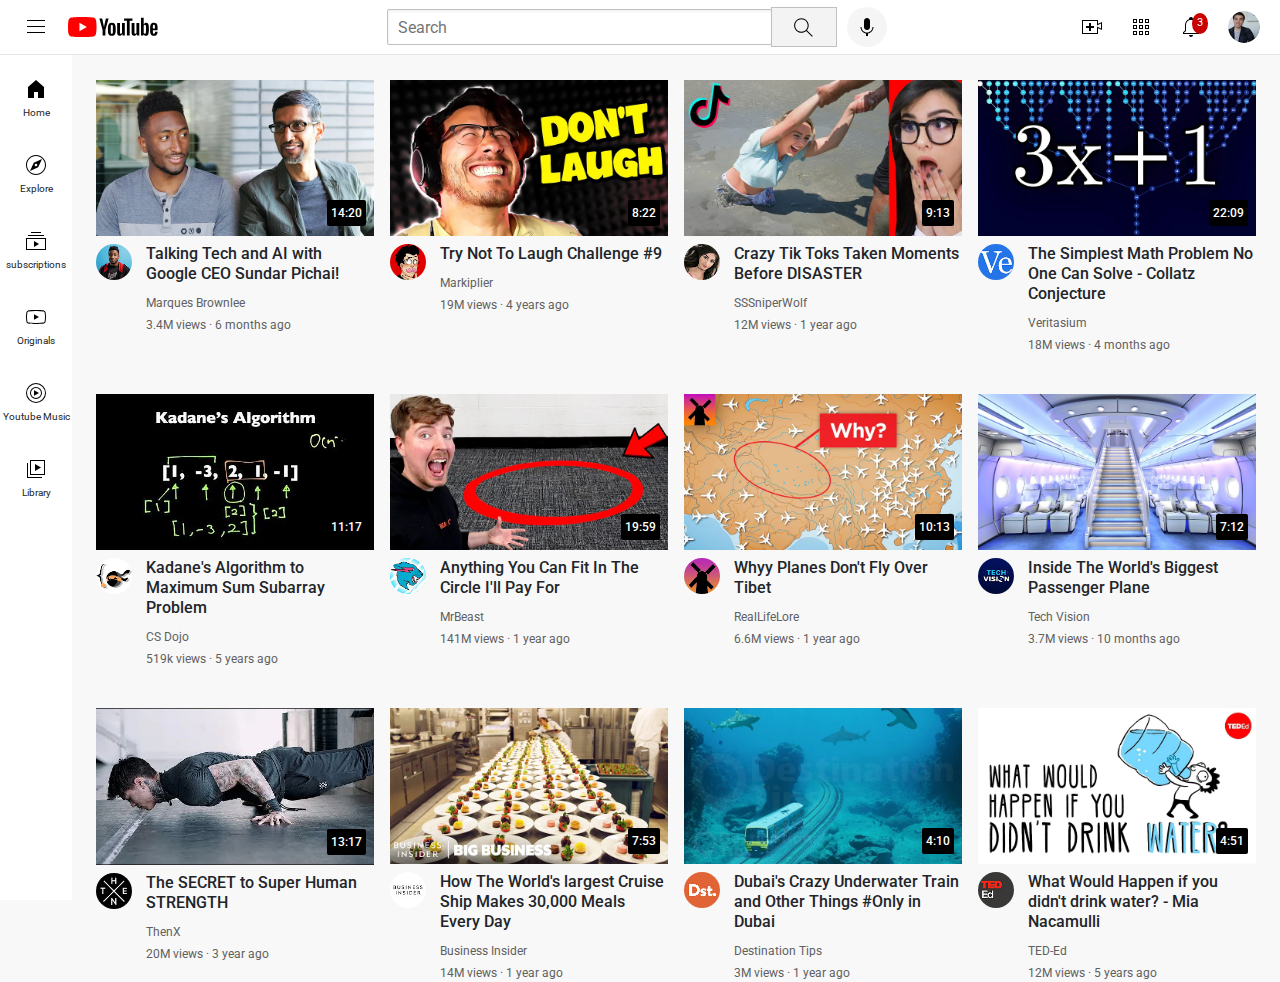
<file: index.html>
<!DOCTYPE html>
<html lang="en">

<head>
  <meta charset="UTF-8">
  <meta name="viewport" content="width=device-width, initial-scale=1.0">

  <title>Youtube.com Clone</title>
  <!-- Bootstrap-->
  <link rel="stylesheet" href="css/bootstrap.min.css">

  <!-- CSS -->
  <link rel="stylesheet" href="styles/header.css">
  <link rel="stylesheet" href="/styles/videos.css">
  <link rel="stylesheet" href="/styles/general.css">
  <link rel="stylesheet" href="/styles/sidebar.css">

  <!-- Fonts -->
  <link rel="preconnect" href="https://fonts.googleapis.com">
  <link rel="preconnect" href="https://fonts.gstatic.com" crossorigin>
  <link href="https://fonts.googleapis.com/css2?family=Roboto:ital,wght@0,400;0,500;0,700;1,400&display=swap"
    rel="stylesheet">
</head>

<body>
  <!-- Header -->
  <header class="header">
    <!-- left section -->
    <div class="left-section">
      <img src="icons/hamburger-menu.svg" alt="" class="hamburger-menu">
      <img src="icons/youtube-logo.svg" alt="" class="youtube-logo">
    </div>

    <!-- Middle section -->
    <div class="middle-section">
      <input class="search-bar" type="text" placeholder="Search">
      <button class="search-button">
        <img src="icons/search.svg" class="search-icon">
        <div class="tooltip">Search</div>
      </button>
      <button class="voice-search-button">
        <img src="icons/voice-search-icon.svg" class="voice-search-icon">
        <div class="tooltip">Search with your voice</div>
      </button>
    </div>

    <!-- right section -->
    <div class="right-section">
      <div class="upload-icon-container
      ">
        <img src="icons/upload.svg" class="upload-icon">
        <div class="tooltip">Create</div>
      </div>

      <div class="youtube-apps-icon-container">
        <img src="icons/youtube-apps.svg" class="youtube-apps-icon">
        <div class="tooltip">YouTube apps</div>
      </div>

      <div class="notifications-icon-container">
        <img src="icons/notifications.svg" class="notifications-icon">
        <div class="notifications-count">3</div>
        <div class="tooltip">Notifications</div>
      </div>

      <img src="icons/my-channel.jpeg" class="current-user-picture">
    </div>
  </header>

  <!-- Sidebar -->
  <nav class="sidebar">
    <div class="sidebar-link">
      <img src="icons/home.svg" alt="">
      <div>Home</div>
    </div>
    <div class="sidebar-link">
      <img src="icons/explore.svg" alt="">
      <div>Explore</div>
    </div>
    <div class="sidebar-link">
      <img src="icons/subscriptions.svg" alt="">
      <div>subscriptions</div>
    </div>
    <div class="sidebar-link">
      <img src="icons/originals.svg" alt="">
      <div>Originals</div>
    </div>
    <div class="sidebar-link">
      <img src="icons/youtube-music.svg" alt="">
      <div>Youtube Music</div>
    </div>
    <div class="sidebar-link">
      <img src="icons/library.svg" alt="">
      <div>Library</div>
    </div>
  </nav>

  <main>
    <!-- video grid -->
    <section class="video-grid">
      <!-- colum 1 -->
      <div class="video-preview">
        <div class="thumbnail-row">
          <img class="thumbnail" src="/thumbnails/thumbnail-1.webp" alt="">
          <div class="video-time">14:20</div>
        </div>
        <div class="video-info-grid">
          <div class="channel-picture">
            <div class="channel-dp">
              <img class="profile-picture" src="channel-picture/channel-1.jpeg" alt="" class="">
              <div class="img-tooltip">
                <img class="profile-picture" src="channel-picture/channel-1.jpeg">
                <div class="tooltip-info">
                  <div class="info-name">Marques Brownlee</div>
                  <div class="tooltip-body">15M subscribers</div>
                </div>
              </div>
            </div>
          </div>
          <div class="video-info">
            <p class="video-title">
              Talking Tech and AI with Google CEO Sundar Pichai!
            </p>
            <p class="video-author">
              Marques Brownlee
            </p>
            <p class="video-stats">
              3.4M views &#183; 6 months ago
            </p>
          </div>
        </div>
      </div>
      <!-- Colum 2 -->
      <div class="video-preview">
        <div class="thumbnail-row">
          <img class="thumbnail" src="/thumbnails/thumbnail-2.webp" alt="">
          <div class="video-time">8:22</div>
        </div>
        <div class="video-info-grid">
          <div class="channel-picture">
            <div class="channel-dp">
              <img class="profile-picture" src="channel-picture/channel-2.jpeg" alt="" class="">
              <div class="img-tooltip">
                <img class="profile-picture" src="channel-picture/channel-2.jpeg">
                <div class="tooltip-info">
                  <div class="info-name">Markiplier</div>
                  <div class="tooltip-body">30M subscribers</div>
                </div>
              </div>
            </div>
    
          </div>
          <div class="video-info">
            <p class="video-title">
              Try Not To Laugh Challenge #9
            </p>
            <p class="video-author">
              Markiplier
            </p>
            <p class="video-stats">
              19M views &#183; 4 years ago
            </p>
          </div>
        </div>
      </div>
      <!-- Colum 3 -->
      <div class="video-preview">
        <div class="thumbnail-row">
          <img class="thumbnail" src="/thumbnails/thumbnail-3.webp" alt="">
          <div class="video-time">9:13</div>
        </div>
        <div class="video-info-grid">
          <div class="channel-picture">
            <img class="profile-picture" src="channel-picture/channel-3.jpeg" alt="" class="">
          </div>
          <div class="video-info">
            <p class="video-title">
              Crazy Tik Toks Taken Moments Before DISASTER
            </p>
            <p class="video-author">
              SSSniperWolf
            </p>
            <p class="video-stats">
              12M views &#183; 1 year ago
            </p>
          </div>
        </div>
      </div>
      <!-- colum 4 -->
      <div class="video-preview">
        <div class="thumbnail-row">
          <img class="thumbnail" src="/thumbnails/thumbnail-4.webp" alt="">
          <div class="video-time">22:09</div>
        </div>
        <div class="video-info-grid">
          <div class="channel-picture">
            <img class="profile-picture" src="channel-picture/channel-4.jpeg" alt="" class="">
          </div>
          <div class="video-info">
            <p class="video-title">
              The Simplest Math Problem No One Can Solve - Collatz Conjecture
            </p>
            <p class="video-author">
              Veritasium
            </p>
            <p class="video-stats">
              18M views &#183; 4 months ago
            </p>
          </div>
        </div>
      </div>
      <!-- Colum 5 -->
      <div class="video-preview">
        <div class="thumbnail-row">
          <img class="thumbnail" src="/thumbnails/thumbnail-5.webp" alt="">
          <div class="video-time">11:17</div>
        </div>
        <div class="video-info-grid">
          <div class="channel-picture">
            <img class="profile-picture" src="channel-picture/channel-5.jpeg" alt="" class="">
          </div>
          <div class="video-info">
            <p class="video-title">
              Kadane's Algorithm to Maximum Sum Subarray Problem
            </p>
            <p class="video-author">
              CS Dojo
            </p>
            <p class="video-stats">
              519k views &#183; 5 years ago
            </p>
          </div>
        </div>
      </div>
      <!-- Colum 6 -->
      <div class="video-preview">
        <div class="thumbnail-row">
          <img class="thumbnail" src="/thumbnails/thumbnail-6.webp" alt="">
          <div class="video-time">19:59</div>
        </div>
        <div class="video-info-grid">
          <div class="channel-picture">
            <img class="profile-picture" src="channel-picture/channel-6.jpeg" alt="" class="">
          </div>
          <div class="video-info">
            <p class="video-title">
              Anything You Can Fit In The Circle I'll Pay For
            </p>
            <p class="video-author">
              MrBeast
            </p>
            <p class="video-stats">
              141M views &#183; 1 year ago
            </p>
          </div>
        </div>
      </div>
      <!-- column 7 -->
      <div class="video-preview">
        <div class="thumbnail-row">
          <img class="thumbnail" src="/thumbnails/thumbnail-7.webp" alt="">
          <div class="video-time">10:13</div>
        </div>
        <div class="video-info-grid">
          <div class="channel-picture">
            <img class="profile-picture" src="channel-picture/channel-7.jpeg" alt="" class="">
          </div>
          <div class="video-info">
            <p class="video-title">
              Whyy Planes Don't Fly Over Tibet
            </p>
            <p class="video-author">
              RealLifeLore
            </p>
            <p class="video-stats">
              6.6M views &#183; 1 year ago
            </p>
          </div>
        </div>
      </div>
      <!-- column 8 -->
      <div class="video-preview">
        <div class="thumbnail-row">
          <img class="thumbnail" src="/thumbnails/thumbnail-8.webp" alt="">
          <div class="video-time">7:12</div>
        </div>
        <div class="video-info-grid">
          <div class="channel-picture">
            <img class="profile-picture" src="channel-picture/channel-8.jpeg" alt="" class="">
          </div>
          <div class="video-info">
            <p class="video-title">
              Inside The World's Biggest Passenger Plane
            </p>
            <p class="video-author">
              Tech Vision
            </p>
            <p class="video-stats">
              3.7M views &#183; 10 months ago
            </p>
          </div>
        </div>
      </div>
      <!-- column 9 -->
      <div class="video-preview">
        <div class="thumbnail-row">
          <img class="thumbnail" src="/thumbnails/thumbnail-9.webp" alt="">
          <div class="video-time">13:17</div>
        </div>
        <div class="video-info-grid">
          <div class="channel-picture">
            <img class="profile-picture" src="channel-picture/channel-9.jpeg" alt="" class="">
          </div>
          <div class="video-info">
            <p class="video-title">
              The SECRET to Super Human STRENGTH
            </p>
            <p class="video-author">
              ThenX
            </p>
            <p class="video-stats">
              20M views &#183; 3 year ago
            </p>
          </div>
        </div>
      </div>
      <!-- column 10 -->
      <div class="video-preview">
        <div class="thumbnail-row">
          <img class="thumbnail" src="/thumbnails/thumbnail-10.webp" alt="">
          <div class="video-time">7:53</div>
        </div>
        <div class="video-info-grid">
          <div class="channel-picture">
            <img class="profile-picture" src="channel-picture/channel-10.jpeg" alt="" class="">
          </div>
          <div class="video-info">
            <p class="video-title">
              How The World's largest Cruise Ship Makes 30,000 Meals Every Day
            </p>
            <p class="video-author">
              Business Insider
            </p>
            <p class="video-stats">
              14M views &#183; 1 year ago
            </p>
          </div>
        </div>
      </div>
      <!-- colum 11 -->
      <div class="video-preview">
        <div class="thumbnail-row">
          <img class="thumbnail" src="/thumbnails/thumbnail-11.webp" alt="">
          <div class="video-time">4:10</div>
        </div>
        <div class="video-info-grid">
          <div class="channel-picture">
            <img class="profile-picture" src="channel-picture/channel-11.jpeg" alt="" class="">
          </div>
          <div class="video-info">
            <p class="video-title">
              Dubai's Crazy Underwater Train and Other Things #Only in Dubai
            </p>
            <p class="video-author">
              Destination Tips
            </p>
            <p class="video-stats">
              3M views &#183; 1 year ago
            </p>
          </div>
        </div>
      </div>
      <!-- colum 12 -->
      <div class="video-preview">
        <div class="thumbnail-row">
          <img class="thumbnail" src="/thumbnails/thumbnail-12.webp" alt="">
          <div class="video-time">4:51</div>
        </div>
        <div class="video-info-grid">
          <div class="channel-picture">
            <img class="profile-picture" src="channel-picture/channel-12.jpeg" alt="" class="">
          </div>
          <div class="video-info">
            <p class="video-title">
              What Would Happen if you didn't drink water? - Mia Nacamulli
            </p>
            <p class="video-author">
              TED-Ed
            </p>
            <p class="video-stats">
              12M views &#183; 5 years ago
            </p>
          </div>
        </div>
      </div>
    </section>
  </main>

  <!-- Bootstrap JS -->
  <script src="/js/bootstrap.bundle.min.js" crossorigin="anonymous"></script>
</body>

</html>
</file>
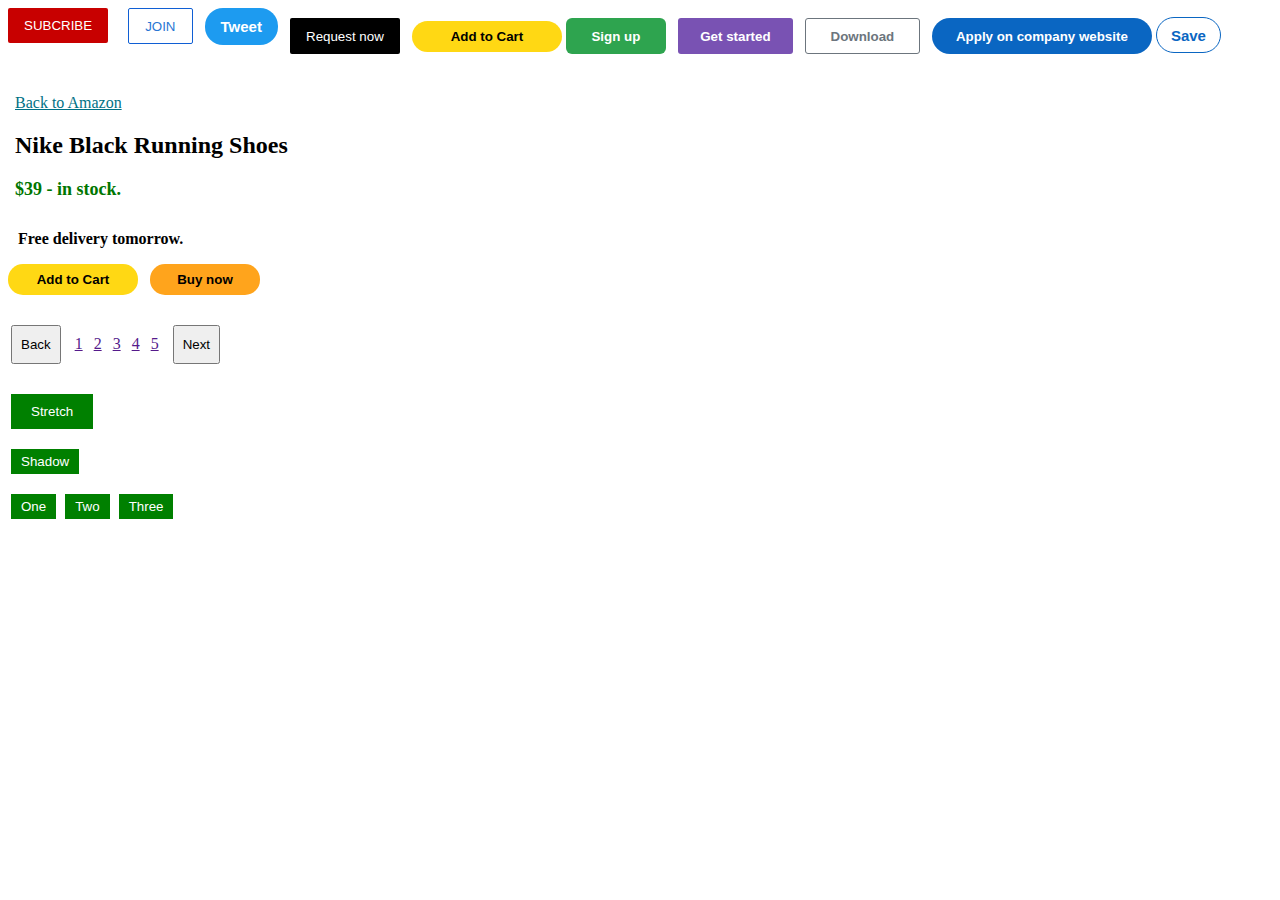
<file: intro-to-html/buttons.html>
<!DOCTYPE html>
<html lang="en">

<head>
  <meta charset="UTF-8">
  <meta name="viewport" content="width=device-width, initial-scale=1.0">
  <title>html-css-course</title>
  <link rel="stylesheet" href="style.css">
</head>

<body>
  <button class="subscribe">SUBCRIBE</button>

  <button class="join">JOIN</button>

  <button class="tweet">Tweet</button>

  <button class="rn">Request now</button>

  <button class="atc">Add to Cart</button>

  <button class="su">Sign up</button>

  <button class="gs">Get started</button>

  <button class="down">Download</button>

  <button class="app">Apply on company website</button>

  <button class="save">Save</button>

  <div class="exe">
    <a href="#" class="link">Back to Amazon</a>

    <h2>Nike Black Running Shoes</h2>

    <p class="stock"> $39 - in stock.</p>

    <p class="ii">Free delivery tomorrow.</p>
  </div>

  <button class="cart">Add to Cart</button>

  <button class="bn">Buy now</button>

  <div class="i">
    <button class="back">Back</button>
    <a href="" class="one">1</a>
    <a href="" class="one">2</a>
    <a href="" class="one">3</a>
    <a href="" class="one">4</a>
    <a href="" class="five">5</a>
    <button class="next">Next</button>
  </div>

  <div class="ii">
    <button class="stretch">Stretch</button>
  </div>
  
  <div class="ix">
    <button class="shadow">Shadow</button>
  </div>

  <div class="ia">
    <button class="ott">One</button>
    <button class="ott">Two</button>
    <button class="ott">Three</button>
  </div>

</body>

</html>
</file>
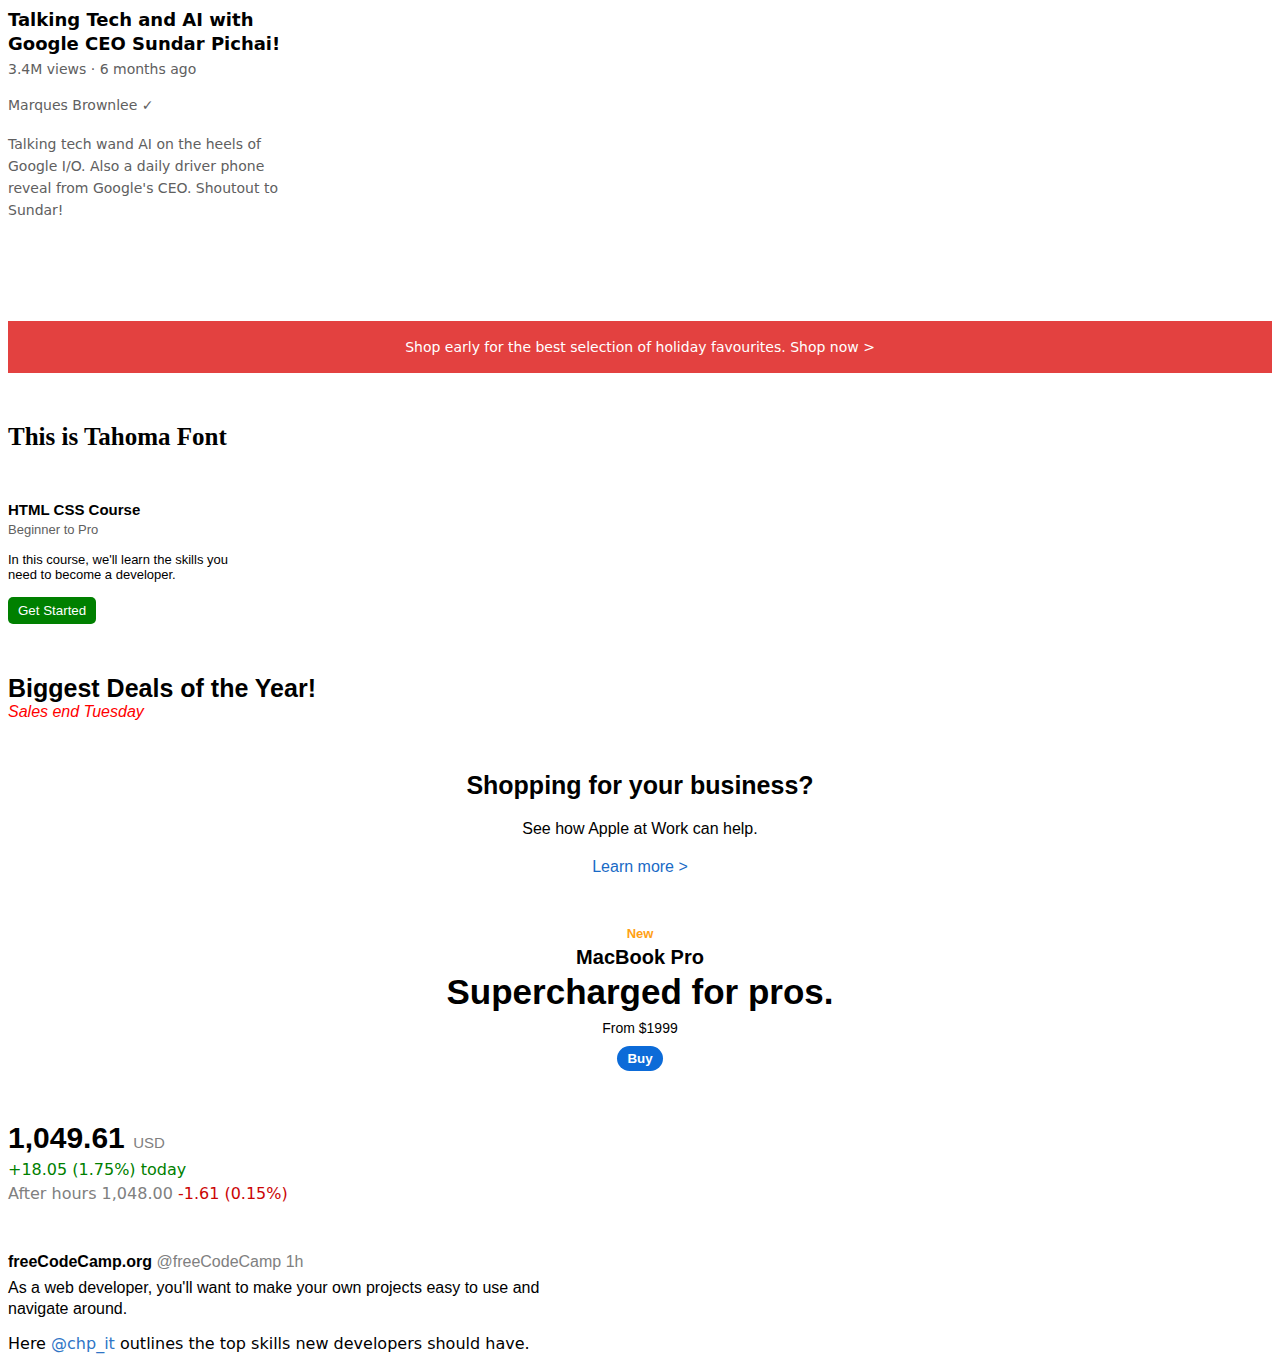
<file: intro-to-html/text.html>
<!DOCTYPE html>
<html lang="en">

<head>
  <meta charset="UTF-8">
  <meta name="viewport" content="width=device-width, initial-scale=1.0">
  <!-- CSS -->
  <link rel="stylesheet" href="new.css">
  
  <!-- Google fonts -->
  <link rel="preconnect" href="https://fonts.googleapis.com">
  <link rel="preconnect" href="https://fonts.gstatic.com" crossorigin>
  <link href="https://fonts.googleapis.com/css2?family=Roboto:ital,wght@0,700;1,400&display=swap" rel="stylesheet">

  <title>Texts</title>
</head>

<body>
  <p class="vd">Talking Tech and AI with Google CEO Sundar Pichai!</p>

  <p class="vs">3.4M views &#183; 6 months ago</p>

  <p class="va">Marques Brownlee &#10003;</p>

  <p class="desc">
    Talking tech wand AI on the heels of Google I/O. Also a daily driver phone reveal from Google's CEO. Shoutout to
    Sundar!
  </p>

  <p class="apple">
    Shop early for the best selection of holiday favourites. <span class="shop">Shop now &#62;</span>
  </p>

  <div class="faf">
    <p class="tahoma">This is Tahoma Font</p>
  </div>

  <div class="verdana">
    <p class="vi">HTML CSS Course</p>
    <P class="vii">Beginner to Pro</P>
    <p class="viii">In this course, we'll learn the skills you need to become a developer.</p>
    <button class="get">Get Started</button>
  </div>

  <div class="arial">
    <p class="big">Biggest Deals of the Year!</p>
    <p class="sales">Sales end Tuesday</p>
  </div>

  <div class="aria">
    <p class="sfyb">Shopping for your business?</p>
    <p class="shawch">See how Apple at Work can help.</p>
    <p class="lm">Learn more &#62;</p>
  </div>

  <div class="macbook">
    <p class="new">New</p>
    <p class="pro">MacBook Pro</p>
    <p class="super">Supercharged for pros.</p>
    <p class="from">From $1999</p>
    <button class="buy">Buy</button>
  </div>

  <div class="fthf">
    <p class="sum">1,049.61 <span class="usd">USD</span></p>
    <p class="stat">+18.05 (1.75%) today</p>
    <p class="after">After hours 1,048.00 <span class="debit">-1.61 (0.15%)</span></p>
  </div>

  <div class="fthg">
    <p class="frcc">freeCodeCamp.org <span class="edit">@freeCodeCamp 1h</span></p>
    <p class="as">As a web developer, you'll want to make your own projects easy to use and navigate around.</p>
    <p class="here">Here <span class="ch">@chp_it</span> outlines the top skills new developers should have.</p>
  </div>

</body>

</html>
</file>
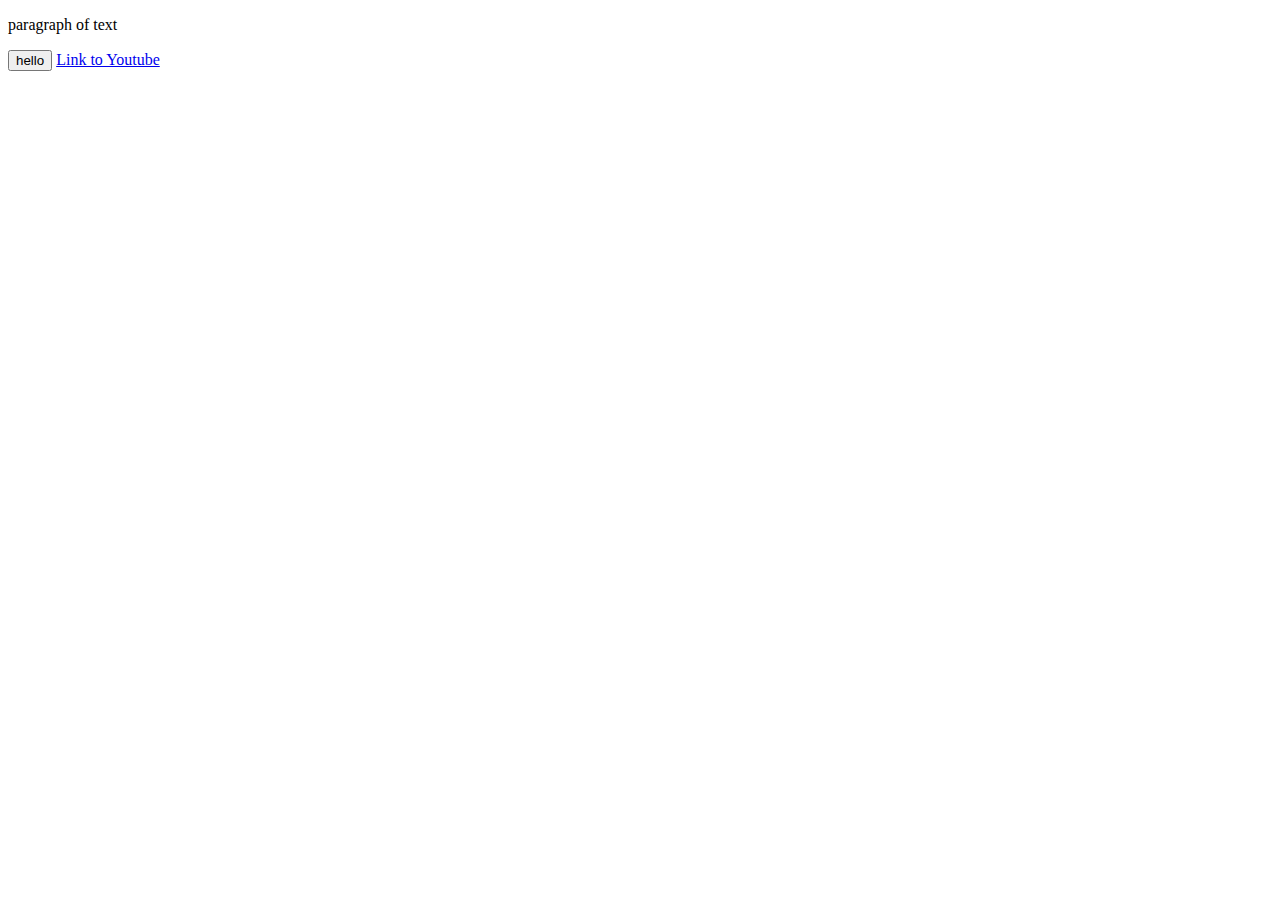
<file: intro-to-html/website.html>
<!DOCTYPE html>
<html lang="en">

<head>
    <meta charset="UTF-8">
    <meta name="viewport" content="width=device-width, initial-scale=1.0">
    <title>First Website</title>
</head>

<body>
    <p>paragraph of text</p>
    <button>hello</button>
    <a href="#">Link to Youtube</a>
</body>

</html>
</file>
<file: styles/header.css>
.header {
  height: 55px;
  display: flex;
  flex-direction: row;
  justify-content: space-between;
  z-index: 100;

  position: fixed;
  top: 0;
  left: 0;
  right: 0;
  background-color: white;
  border-bottom-width: 1px;
  border-bottom-style: solid;
  border-bottom-color: rgb(228, 228, 228);
}

.left-section {
  display: flex;
  align-items: center;
}

.hamburger-menu {
  height: 24px;
  margin-left: 24px;
  margin-right: 20px;
}

.youtube-logo {
  height: 20px;
}

.middle-section {
  flex: 1;
  margin-left: 70px;
  margin-right: 35px;
  max-width: 500px;
  display: flex;
  align-items: center;
}

.search-button {
  width: 66px;
  height: 40px;
  background-color: rgb(243, 243, 243);
  border-width: 1px;
  border-style: solid;
  border-color: rgb(192, 192, 192);
  margin-left: -1px;
  margin-right: 10px;
}

.search-button, 
.voice-search-button,
.upload-icon-container,
.youtube-apps-icon-container,
.notifications-icon-container {
  position: relative;
  display: flex;
  justify-content: center;
  align-items: center;
}

.search-button .tooltip,
.voice-search-button .tooltip,
.upload-icon-container .tooltip,
.youtube-apps-icon-container .tooltip,
.notifications-icon-container .tooltip {
  position: absolute;
  font-family: 'Roboto', sans-serif;
  background-color: gray;
  color: white;
  padding-top: 4px;
  padding-bottom: 4px;
  padding-left: 8px;
  padding-right: 8px;
  border-radius: 2px;
  font-size: 12px;
  bottom: -30px;
  opacity: 0;
  transition: opacity 0.15s;
  pointer-events: none;
  white-space: nowrap;
}

.search-button:hover .tooltip,
.voice-search-button:hover .tooltip,
.upload-icon-container:hover .tooltip,
.youtube-apps-icon-container:hover .tooltip,
.notifications-icon-container:hover .tooltip {
  opacity: 1;
}

.search-icon {
  height: 25px;
}

.voice-search-button {
  height: 40px;
  width: 40px;
  border-radius: 50%;
  border: none;
  background-color: rgb(245, 245, 245);

}

.voice-search-icon {
  height: 24px; 
}

.search-bar {
  flex: 1;
  height: 36px;
  padding-left: 10px;
  font-size: 16px;
  border: 1px solid rgb(192, 192, 192);
  border-radius: 2px;
  box-shadow: inset 1px 2px 3px rgba(0,0,0,0.05);
}

.search-bar::placeholder {
  font-family: 'Roboto', sans-serif;
}

.right-section {
  width: 180px;
  margin-right: 20px;
  display: flex;
  align-items: center;
  justify-content: space-between;
  flex-shrink: 0;

}

.upload-icon {
  height: 24px;
}

.youtube-apps-icon {
  height: 24px;
}

.notifications-icon {
  height: 24px;
}

.notifications-count {
  position: absolute;
  top: -2px;
  right: -5px;
  background-color: rgb(200, 0 , 0);
  color: white;
  font-family: 'Roboto', sans-serif;
  font-size: 11px;
  padding-left: 5px;
  padding-right: 5px;
  padding-top: 2px;
  padding-bottom: 2px;
  border-radius: 50%;
}

.current-user-picture {
  height: 32px;
  border-radius: 16px;
}
</file>
<file: styles/videos.css>
.thumbnail {
  width: 100%;
}

.video-title {
  margin-top: 0;
  font-weight: 500;
  line-height: 20px;
  margin-bottom: 10px;
}

.video-preview {

}

.video-info-grid {
display: grid;
grid-template-columns: 50px 1fr;
}

.channel-picture {
  
}

.channel-dp {
  position: relative;
  display: inline-block;
  height: 36px;
  cursor: pointer;
}

.img-tooltip {
  position: absolute;
  bottom: -85px;
  height: 51px;
  width: 211px;
  padding-left: 13px;
  padding-right: 20px;
  padding-top: 12px;
  padding-bottom: 12px;
  background-color: white;
  border-radius: 5px;
  box-shadow: 0px 1px 6px rgba(0,0,0,0.4);
  display: flex;
  align-items: center;
  justify-content: center;
  opacity: 0;
  pointer-events: none;
  transition: opacity 0.15s;
}

.channel-dp:hover .img-tooltip {
  opacity: 1;
}

.img-tooltip .profile-picture {
  width: 50px;
  height: 51px;
}

.tooltip-info {
  flex: 1;
  margin-left: 10px;
}

.info-name {
  font-family: 'Roboto', sans-serif;
  font-size: 18px;
  font-weight: bold; 
  margin-bottom: 4px;
}

.tooltip-body {
  font-family: 'Roboto', sans-serif;
  color: rgb(104, 103, 103);
  font-size: 16px;
}

.video-info {
  

}

.profile-picture {
  width: 36px;
  border-radius: 50px;
}

.thumbnail-row {
  margin-bottom: 8px;
  position: relative;
}  

.video-author, .video-stats {
  font-size: 12px;
  color: rgb(96, 96, 96);
}

.video-author {
  margin-bottom: 4px;
}

.video-grid {
  display: grid;
  grid-template-columns: 1fr 1fr 1fr;
  column-gap: 16px;
  row-gap: 40px;
  font-family: 'Roboto', sans-serif;
}

@media (max-width: 100px) {
  .video-grid {
    grid-template-columns: 1fr;
  }
}

@media (max-width: 750px) {
  .video-grid {
    grid-template-columns: 1fr 1fr;
  }
}

@media (min-width:751px) and (max-width: 999px) {
  .video-grid {
    grid-template-columns: 1fr 1fr 1fr;
  }
}

@media (min-width: 1000px) {
  .video-grid {
    grid-template-columns: 1fr 1fr 1fr 1fr;
  }
}

[class*="col-"] {
  width: 100%;
}

.video-time {
  font-size: 12px;
  font-weight: 500;
  padding: 4px;
  border-radius: 2px;
  background-color: black;
  color: white;
  position: absolute;
  bottom: 10px;
  right: 8px;
}
</file>
<file: styles/general.css>
p {
  margin-top: 0;
  margin-bottom: 0;
}

body {
  margin: 0;
  padding-top: 80px;
  padding-left: 96px;
  padding-right: 24px;
  background-color: rgb(248, 248, 248);
  font-family: 'Roboto', sans-serif;
}
</file>
<file: styles/sidebar.css>
.sidebar {
  position: fixed;
  left: 0;
  bottom: 0;
  top: 55px;
  background-color: white;
  width: 72px;
  z-index: 200;
  padding-top: 5px;
}

.sidebar-link {
  height: 76px;
  display: flex;
  justify-content: center;
  align-items: center;
  flex-direction: column;
  cursor: pointer;
}

.sidebar-link:hover {
  background-color: rgb(235,235,235);
}

.sidebar-link img {
  height: 24px;
  margin-bottom: 4px;
}

.sidebar-link div {
 font-size: 10px;
}
</file>
<file: intro-to-html/style.css>
.subscribe {
  background-color: rgb(200, 0, 0);
  color: white;
  border: none;
  padding-top: 10px;
  padding-bottom: 10px;
  padding-left: 16px;
  padding-right: 16px;
  border-radius: 2px;
  cursor: pointer;
  transition: opacity 0.15s;
  margin-right: 8px;
  vertical-align: top;
}

.subscribe:hover {
 opacity: 0.8;
}

.subscribe:active {
 opacity: 0.4;
}

.join {
  background-color: white;
  border-color: rgb(16, 95, 212);
  border-style: solid;
  border-width: 1px;
  color: rgb(41, 118, 211);
  padding-left: 16px;
  padding-top: 9.5px;
  padding-bottom: 9.5px;
  padding-right: 16px;
  border-radius: 2px;
  cursor: pointer;
  margin-left: 8px;
  transition: background-color 0.15s,
   color 0.15s;
  vertical-align: top;

}

.join:hover {
  background-color: rgb(16, 95, 212);
  color: rgb(255, 255, 255)
}

.join:active {
  opacity: 0.7;
}

.tweet {
  background-color:rgb(29, 155, 240);
  color: white;
  border: none;
  padding-top: 10px;
  padding-bottom: 10px;
  padding-right: 16px;
  padding-left: 16px;
  border-radius: 18px;
  font-weight: bold;
  font-size: 15px;
  margin-left: 8px;
  cursor: pointer;
  transition: box-shadow 0.15s,
   opacity 0.15s;
  vertical-align: top;
}

.tweet:hover {
  box-shadow: 5px 5px 10px rgba(6, 1, 1, 0.18);
}

.tweet:active {
  opacity: 0.7;
}

.rn {
  background-color: rgb(0, 0, 0);
  color: rgb(255, 255, 255);
  border: none;
  border-radius: 2px;
  height: 36px;
  width: 110px;
  cursor: pointer;
  margin-left: 8px;
  transition: opacity 0.15s;
}

.rn:hover {
  opacity: 0.8;
}

.rn:active {
  opacity: 0.5;
}

.atc {
  background-color: rgb(255, 216, 20);
  border: none;
  height: 31px;
  width: 150px;
  border-radius: 18px;
  font-weight: bold;
  margin-left: 8px;
  cursor: pointer;
  transition: background-color 0.15s,
   opacity 0.15s;
}

.atc:hover {
  background-color: rgb(235, 198, 10);
}

.atc:active {
  opacity: 0.7;
}

.su {
  background-color: rgb(46, 164, 79);
  border: none;
  color: rgb(255, 255, 255);
  height: 36px;
  width: 100px;
  border-radius: 6px;
  margin-top: 10px;
  font-weight: bold;
  cursor: pointer;
  transition: box-shadow 0.15s,
    opacity 0.15s;
}

.su:hover {
  box-shadow: 5px 5px 10px rgba(6, 1, 1, 0.18);
}

.su:active {
  opacity: 0.8;
}

.gs {
  background-color: rgb(121, 82, 179);
  border: none;
  color: rgb(255, 255, 255);
  height: 36px;
  width: 115px;
  font-weight: bold;
  border-radius: 3px;
  margin-left: 8px;
  cursor: pointer;
  transition: box-shadow 0.15s,
    opacity 0.15s;
}

.gs:hover {
  box-shadow: 5px 5px 10px rgba(6, 1, 1, 0.18);
}

.gs:active {
  opacity: 0.7;
}

.down {
  color: rgb(108, 117, 125);
  background-color: rgb(255, 255, 255);
  border-color: rgb(108, 117, 125);
  height: 36px;
  width: 115px;
  font-weight: bold;
  border-style: solid;
  border-width: 1.5px;
  border-radius: 3px;
  cursor: pointer;
  margin-left: 8px;
  transition: background-color 0.15s,
    opacity 0.15s;
}

.down:hover {
  background-color: rgb(108, 117, 125);
  color: white;
}

.down:active {
  opacity: 0.8;
}

.app {
  background-color: rgb(10, 102, 194);
  border: none;
  height: 36px;
  width: 220px;
  border-radius: 18px;
  color: rgb(255, 255, 255);
  font-weight: bold;
  margin-left: 8px;
  cursor: pointer;
  transition: opacity 0.15s,
    background-color 0.15s;
}

.app:hover {
  background-color: rgb(5, 82, 159);
}

.app:active {
  opacity: 0.8;
}

.save {
  background-color: rgb(255, 255, 255);
  color: rgb(10, 102, 194);
  height: 36px;
  margin-top: 8px;
  border-color: rgb(10, 102, 194);
  border-style: solid;
  border-radius: 18px;
  width: 65px;
  font-weight: bold;
  border-width: 1.5px;
  cursor: pointer;
  font-size: 15px;
  transition: background-color 0.15s,
    opacity 0.15s;
}

.save:hover {
  background-color: rgb(10, 102, 194);
  color: white;
}

.save:active {
  opacity: 0.8;
}
.exe {
  margin-top: 40px;
  margin-left: 7px;
}

.link {
  color: rgb(0, 113, 133)
}

.stock {
  color: rgb(0, 118, 0);
  font-weight: bold;
  font-size: 18px;
}

.ii {
  font-size: 16px;
  font-weight: bold;
}

.cart {
  background-color: rgb(255, 216, 20);
  border: none;
  height: 31px;
  width: 130px;
  border-radius: 15px;
  font-weight: bold;
  cursor: pointer;
  margin-right: 8px;
  transition: background-color 0.15s,
    opacity 0.15s;
}

.cart:hover {
  background-color: rgb(211, 177, 3);
}

.cart:active {
  opacity: 0.7; 
}

.bn {
  background-color: rgb(255, 164, 28);
  border: none;
  height: 31px;
  width: 110px;
  font-weight: bold;
  border-radius: 15px;
  cursor: pointer;
  transition: background-color 0.15s,
    opacity 0.15s;
}

.bn:hover {
  background-color: rgb(207, 125, 3);
}

.bn:active {
  opacity: 0.8;
}

.i {
  margin-top: 30px;
  margin-left: 3px;
}

.back {
  margin-right: 10px;
  padding-top: 10px;
  padding-bottom: 10px;
  padding-left: 8px;
  padding-right: 8px;
}

.next {
  margin-left: 10px;
  padding-top: 10px;
  padding-bottom: 10px;
  padding-left: 8px;
  padding-right: 8px;
}

.one {
  margin-right: 7px;
}

.ii {
  margin-top: 30px;
  margin-left: 3px;
}

.ix {
  margin-top: 20px;
  margin-left: 3px;
}

.ia {
  margin-top: 20px;
  margin-left: 3px;
}

.ott {
  margin-right: 5px;
  color: white;
  background-color: green;
  border: none;
  padding-top: 5px;
  padding-bottom: 5px;
  padding-left: 10px;
  padding-right: 10px;
}

.shadow {
  color: white;
  background-color: green;
  border: none;
  padding-top: 5px;
  padding-bottom: 5px;
  padding-left: 10px;
  padding-right: 10px;
}

.shadow:hover {
  box-shadow: 3px 3px 5px rgba(6, 1, 1, 0.4);
}

.stretch {
  color: white;
  background-color: green;
  border: none;
  padding-top: 10px;
  padding-bottom: 10px;
  padding-left: 20px;
  padding-right: 20px;
}
</file>
<file: intro-to-html/new.css>
.vd {
  font-weight: bold;
  font-size: 18px;
  width: 280px;
  line-height: 24px;
  margin-bottom: 5px;
}

.vs {
  font-size: 14px;
  color: rgb(96, 96, 96);
  margin-bottom: 20px;
}

.va {
  color: rgb(96, 96, 96);
  font-size: 14px;
  margin-bottom: 20px;
}

.desc {
  font-size: 14px;
  color: rgb(96, 96, 96);
  width: 280px;
  line-height: 22px;
  margin-bottom: 100px;
}

p {
  font-family: system-ui, -apple-system, BlinkMacSystemFont, 'Segoe UI', Roboto, Oxygen, Ubuntu, Cantarell, 'Open Sans', 'Helvetica Neue', sans-serif;
  margin-top: 0;
  margin-bottom: 0;
}

.apple {
  margin-bottom: 50px;
  font-size: 14px;
  background-color: rgb(227, 65, 64);
  color: white;
  text-align: center;
  padding-top: 18px;
  padding-bottom: 18px;
  
}

.shop {
  cursor: pointer;
}

.shop:hover {
  text-decoration: underline;
}

.faf {
  margin-bottom: 30px;
}

.tahoma {
  font-family:Tahoma;
  font-weight: bold;
  font-size: 25px;
}

.verdana {
  margin-top: 50px;
  margin-bottom: 50px;
}
.vi {
  font-size: 15px;
  font-weight: bold;
  font-family: Verdana, Geneva, Tahoma, sans-serif;
}

.vii {
  font-family: Verdana, Geneva, Tahoma, sans-serif;
  color: rgb(96, 96, 96);
  font-size: 13px;
  margin-top: 4px;
}

.viii {
  font-family: Verdana, Geneva, Tahoma, sans-serif;
  font-size: 13px;
  margin-top: 15px;
  width: 250px;
}

.get {
  background-color: green;
  border: none;
  color: white;
  margin-top: 15px;
  padding-top: 6px;
  padding-bottom: 6px;
  padding-left: 10px;
  padding-right: 10px;
  border-radius: 5px;
}

.big {
  font-family: Arial, Helvetica, sans-serif;
  font-weight: bold;
  font-size: 25px;
}

.sales {
  font-family: Arial, Helvetica, sans-serif;
  color: red;
  font-style: italic;
}

.aria {
  margin-top: 50px;
  text-align: center;
}

.sfyb {
  font-family: Arial, Helvetica, sans-serif;
  font-weight: bold;
  font-size: 25px;
  text-align: center;
  margin-bottom: 20px;
}

.shawch {
margin-bottom: 20px;
font-family: Arial, Helvetica, sans-serif;
}

.lm {
  color: rgb(25, 106, 198);
  font-family: Arial, Helvetica, sans-serif;
}

.macbook {
  margin-top: 50px;
  text-align: center;
}

.new {
  font-family: Arial, Helvetica, sans-serif;
  color: rgb(255, 160, 20);
  font-weight: bold;
  font-size: small;
  margin-bottom: 5px;
}

.pro {
  font-family: Arial, Helvetica, sans-serif;
  font-weight: bold;
  font-size: 20px;
  margin-bottom: 3px;
}

.super {
  font-family: Arial, Helvetica, sans-serif;
  font-weight: bold;
  font-size: 35px;
  margin-bottom: 8px;
}

.from {
  font-family: Arial, Helvetica, sans-serif;
  font-size: 14px;
  margin-bottom: 10px;
}

.buy {
  background-color: rgb(12, 107, 216);
  color: white;
  border: none;
  font-weight: bold;
  padding-top: 5px;
  padding-bottom: 5px;
  padding-right: 10px;
  padding-left: 10px;
  border-radius: 15px;
  cursor: pointer;
  transition: opacity 0.15s;
}

.buy:hover {
opacity: 0.9;
}

.buy:active {
  opacity: 0.3;
}

.fthf {
  margin-top: 50px;
}

.sum {
  font-family: Arial, Helvetica, sans-serif;
  font-weight: bold;
  font-size: 30px;
  margin-bottom: 5px;
}

.usd {
  font-family: Arial, Helvetica, sans-serif;
  font-size: 15px;
  font-weight: lighter;
  color: gray;
}

.stat {
  color: green;
  margin-bottom: 5px;
}

.after {
  color: gray;
}

.debit {
  color: rgb(203, 5, 5);
}

.fthg {
  margin-top: 50px;
}

.frcc {
  font-family: Arial, Helvetica, sans-serif;
  font-weight: bold;
  font-size: 16px;
  margin-bottom: 5.5px;
}

.edit {
  color: gray;
  font-weight: lighter;
}

.as {
  font-family: Arial, Helvetica, sans-serif;
  width: 550px;
  line-height: 21px;
  margin-bottom: 15px;
}

.ch {
  color: rgb(47, 117, 198);
  cursor: pointer;
  transition: opacity 0.15s;
}

.ch:hover {
  opacity: 0.9;
  }
  
  .ch:active {
    opacity: 0.3;
  }
</file>
